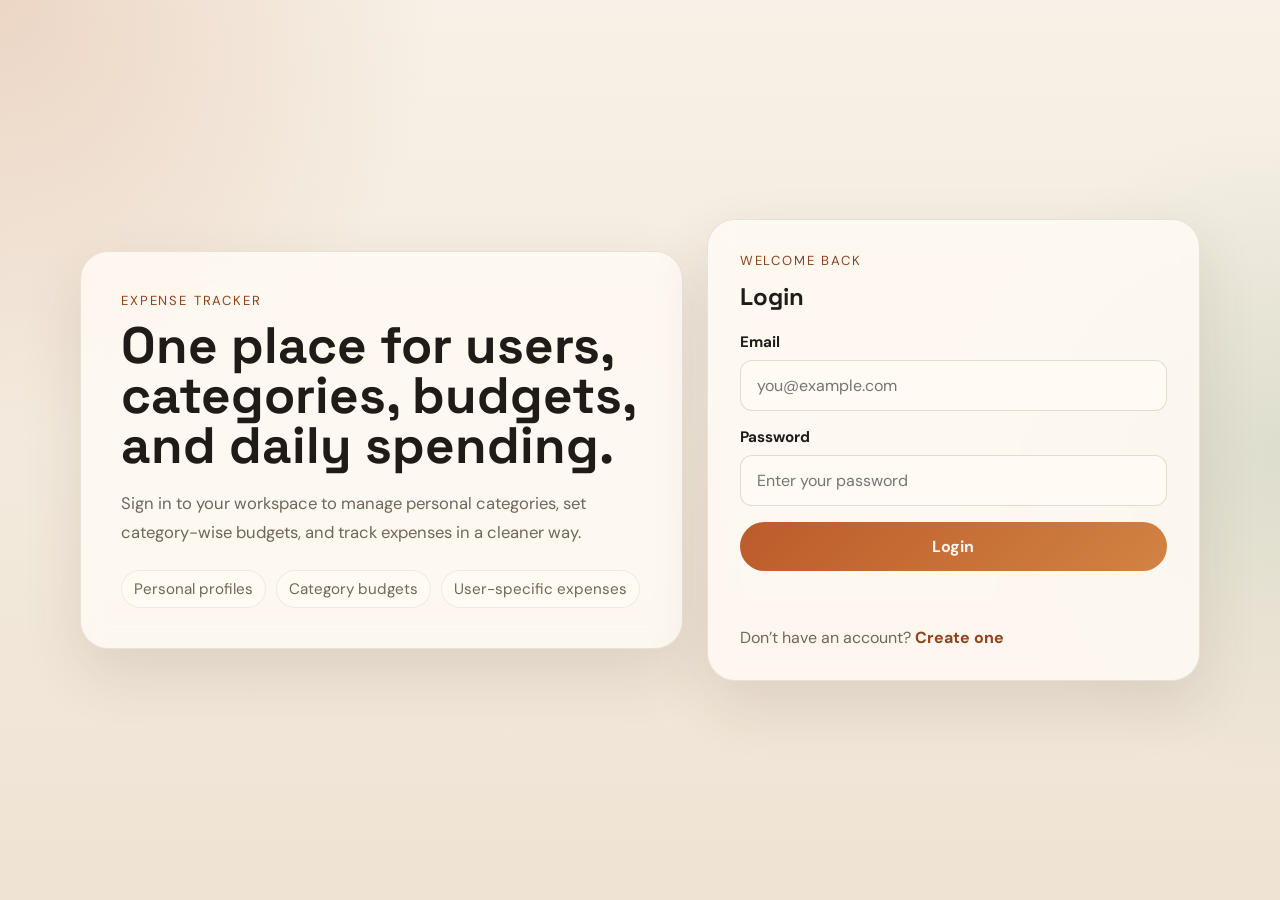
<file: target/classes/static/index.html>
<!DOCTYPE html>
<html lang="en">
<head>
    <meta charset="UTF-8">
    <meta name="viewport" content="width=device-width, initial-scale=1.0">
    <title>Expense Tracker | Login</title>
    <link rel="preconnect" href="https://fonts.googleapis.com">
    <link rel="preconnect" href="https://fonts.gstatic.com" crossorigin>
    <link href="https://fonts.googleapis.com/css2?family=DM+Sans:wght@400;500;700&family=Space+Grotesk:wght@500;700&display=swap" rel="stylesheet">
    <link rel="stylesheet" href="style.css">
</head>
<body class="auth-body">
    <div class="auth-shell">
        <section class="auth-hero">
            <p class="eyebrow">Expense Tracker</p>
            <h1>One place for users, categories, budgets, and daily spending.</h1>
            <p class="hero-text">
                Sign in to your workspace to manage personal categories, set category-wise budgets, and track expenses in a cleaner way.
            </p>
            <div class="feature-chips">
                <span>Personal profiles</span>
                <span>Category budgets</span>
                <span>User-specific expenses</span>
            </div>
        </section>

        <section class="auth-card">
            <div class="panel-heading">
                <p class="section-kicker">Welcome back</p>
                <h2>Login</h2>
            </div>

            <form id="loginForm" class="stack-form">
                <label class="field">
                    <span>Email</span>
                    <input type="email" id="loginEmail" placeholder="you@example.com" required>
                </label>

                <label class="field">
                    <span>Password</span>
                    <input type="password" id="loginPassword" placeholder="Enter your password" required>
                </label>

                <button type="submit" class="primary-btn" id="loginBtn">Login</button>
                <p class="form-message" id="loginMessage" aria-live="polite"></p>
            </form>

            <p class="auth-switch">
                Don’t have an account?
                <a href="register.html">Create one</a>
            </p>
        </section>
    </div>

    <script src="auth.js"></script>
</body>
</html>
</file>
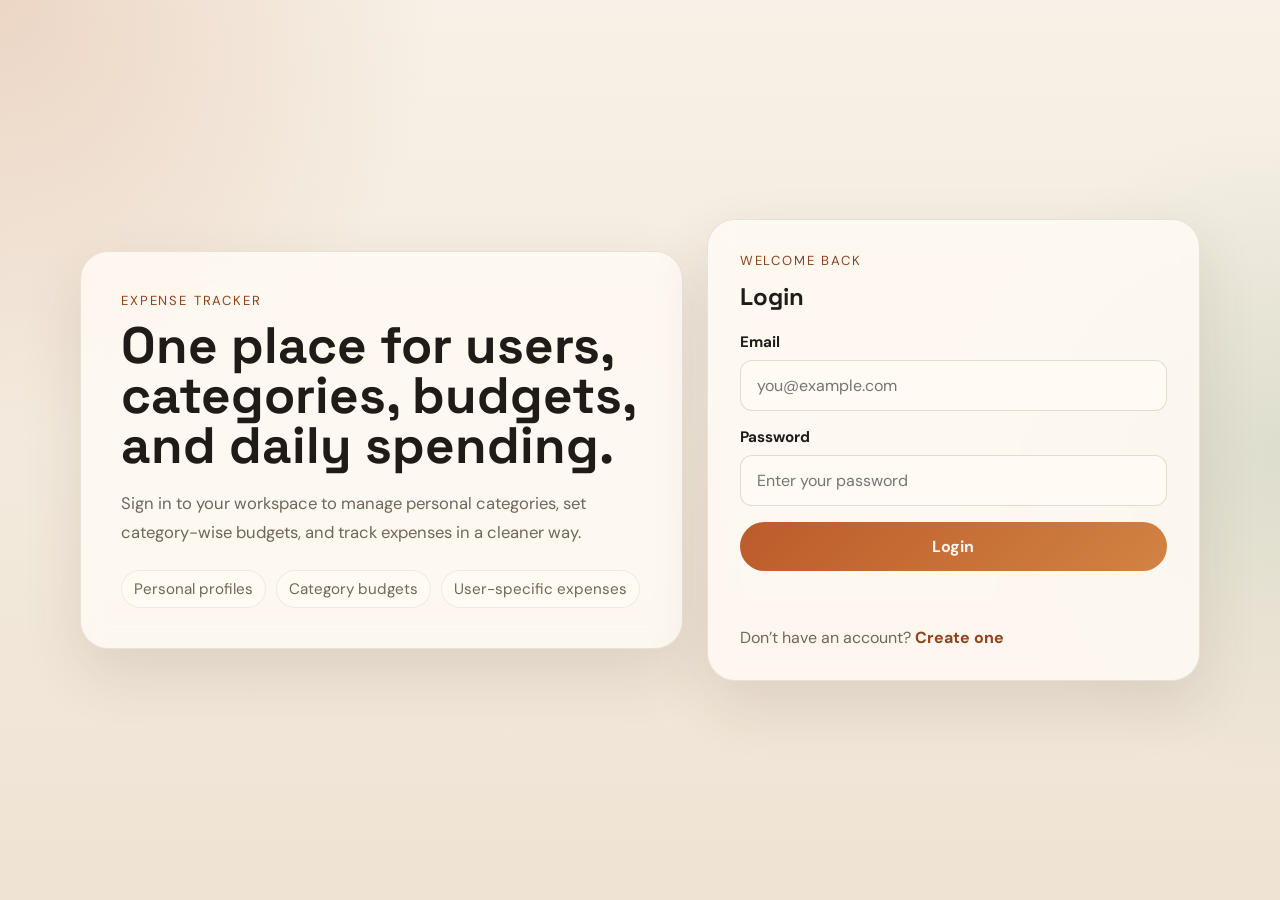
<file: target/classes/static/dashboard.html>
<!DOCTYPE html>
<html lang="en">
<head>
    <meta charset="UTF-8">
    <meta name="viewport" content="width=device-width, initial-scale=1.0">
    <title>Expense Tracker | Dashboard</title>
    <link rel="preconnect" href="https://fonts.googleapis.com">
    <link rel="preconnect" href="https://fonts.gstatic.com" crossorigin>
    <link href="https://fonts.googleapis.com/css2?family=DM+Sans:wght@400;500;700&family=Space+Grotesk:wght@500;700&display=swap" rel="stylesheet">
    <link rel="stylesheet" href="style.css">
</head>
<body>
    <div class="page-shell">
        <header class="topbar">
            <div>
                <p class="eyebrow">Your workspace</p>
                <h1 class="page-title">Expense dashboard</h1>
                <p class="hero-text compact" id="profileText">Loading profile...</p>
            </div>
            <div class="topbar-actions">
                <button type="button" class="ghost-btn" id="logoutBtn">Logout</button>
                <button type="button" class="danger-btn" id="deleteUserBtn">Delete Account</button>
            </div>
        </header>
        <p class="form-message account-message" id="accountMessage" aria-live="polite"></p>

        <main class="dashboard-grid">
            <section class="panel wide-panel">
                <div class="panel-heading">
                    <p class="section-kicker">Overview</p>
                    <h2>Summary</h2>
                </div>
                <div class="stats-grid three-up">
                    <article class="stat-card">
                        <span class="stat-label">Total spent</span>
                        <strong class="stat-value" id="totalSpent">Rs. 0.00</strong>
                    </article>
                    <article class="stat-card">
                        <span class="stat-label">Categories</span>
                        <strong class="stat-value" id="categoryCount">0</strong>
                    </article>
                    <article class="stat-card">
                        <span class="stat-label">Budgets</span>
                        <strong class="stat-value" id="budgetCount">0</strong>
                    </article>
                </div>
            </section>

            <section class="panel">
                <div class="panel-heading">
                    <p class="section-kicker">Categories</p>
                    <h2>Create category</h2>
                </div>
                <form id="categoryForm" class="stack-form">
                    <label class="field">
                        <span>Name</span>
                        <input type="text" id="categoryName" placeholder="e.g. Food, Travel, Rent" required>
                    </label>
                    <button type="submit" class="primary-btn" id="categoryBtn">Add Category</button>
                    <p class="form-message" id="categoryMessage" aria-live="polite"></p>
                </form>
            </section>

            <section class="panel">
                <div class="panel-heading">
                    <p class="section-kicker">Budgets</p>
                    <h2>Edit budget limit</h2>
                </div>
                <form id="budgetForm" class="stack-form">
                    <label class="field">
                        <span>Category</span>
                        <select id="budgetCategory" required></select>
                    </label>
                    <label class="field">
                        <span>Limit amount</span>
                        <input type="number" id="budgetAmount" min="0" step="0.01" placeholder="e.g. 5000" required>
                    </label>
                    <button type="submit" class="primary-btn" id="budgetBtn">Save Limit</button>
                    <p class="form-message" id="budgetMessage" aria-live="polite"></p>
                </form>
            </section>

            <section class="panel wide-panel">
                <div class="panel-heading">
                    <p class="section-kicker">Expenses</p>
                    <h2>Add expense</h2>
                </div>
                <form id="expenseForm" class="expense-form three-columns">
                    <label class="field">
                        <span>Amount</span>
                        <input type="number" id="expenseAmount" min="0" step="0.01" placeholder="e.g. 350" required>
                    </label>
                    <label class="field">
                        <span>Date</span>
                        <input type="date" id="expenseDate" required>
                    </label>
                    <label class="field">
                        <span>Category</span>
                        <select id="expenseCategory" required></select>
                    </label>
                    <label class="field">
                        <span>Payment method</span>
                        <select id="expensePaymentMethod" required></select>
                    </label>
                    <button type="submit" class="primary-btn" id="expenseBtn">Add Expense</button>
                    <p class="form-message full-row" id="expenseMessage" aria-live="polite"></p>
                </form>
            </section>

            <section class="panel">
                <div class="panel-heading row">
                    <div>
                        <p class="section-kicker">Your categories</p>
                        <h2>Category list</h2>
                    </div>
                    <button type="button" class="ghost-btn" id="refreshCategoriesBtn">Refresh</button>
                </div>
                <div class="list-state" id="categoryState">Loading categories...</div>
                <ul class="item-list" id="categoryList"></ul>
            </section>

            <section class="panel">
                <div class="panel-heading row">
                    <div>
                        <p class="section-kicker">Your budgets</p>
                        <h2>Budget list</h2>
                    </div>
                    <button type="button" class="ghost-btn" id="refreshBudgetsBtn">Refresh</button>
                </div>
                <div class="list-state" id="budgetState">Loading budgets...</div>
                <ul class="item-list" id="budgetList"></ul>
            </section>

            <section class="panel wide-panel">
                <div class="panel-heading row">
                    <div>
                        <p class="section-kicker">Recent history</p>
                        <h2>Expenses</h2>
                    </div>
                    <button type="button" class="ghost-btn" id="refreshExpensesBtn">Refresh</button>
                </div>
                <div class="list-state" id="expenseState">Loading expenses...</div>
                <ul class="expense-list" id="expenseList"></ul>
            </section>
        </main>
    </div>

    <script src="dashboard.js"></script>
</body>
</html>
</file>
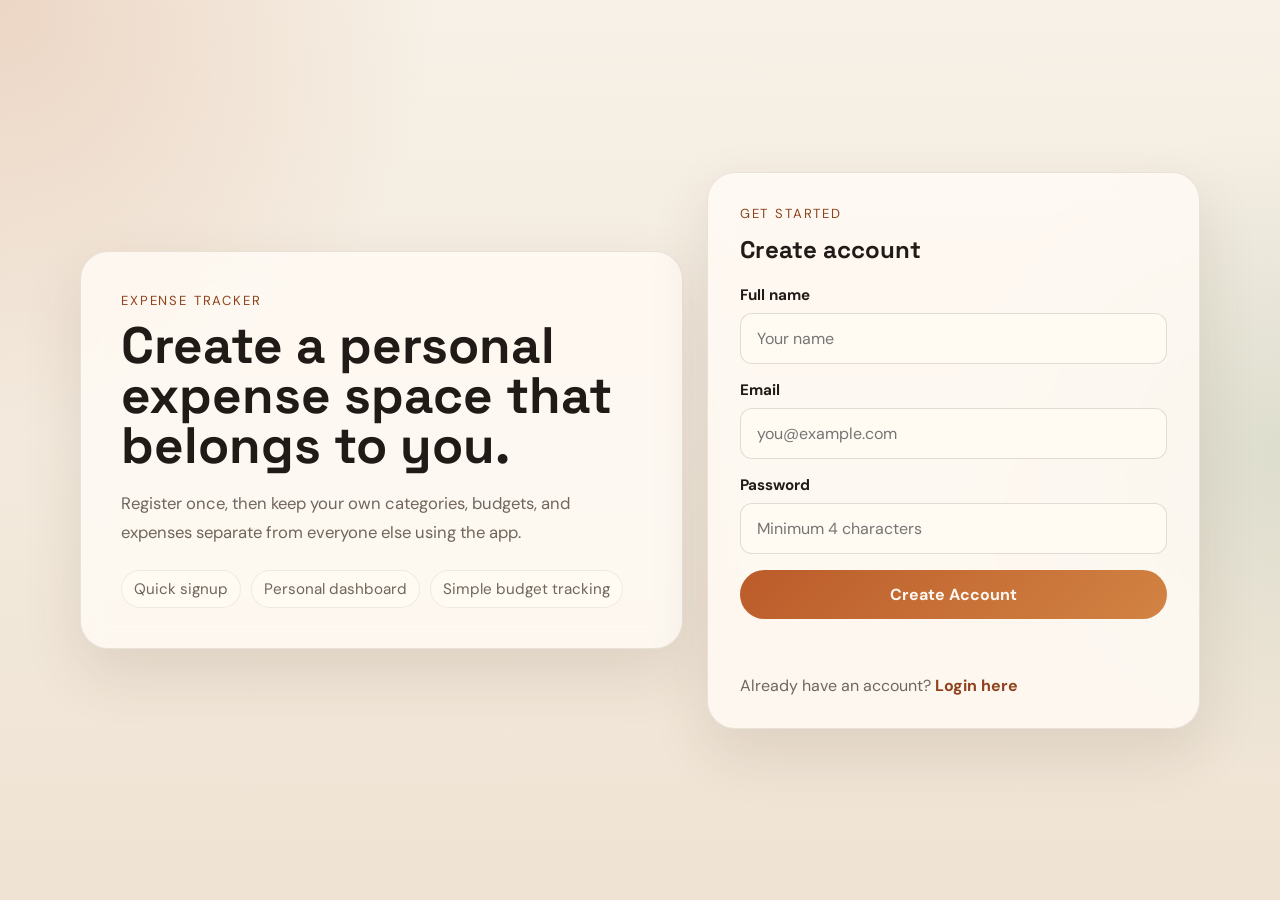
<file: target/classes/static/register.html>
<!DOCTYPE html>
<html lang="en">
<head>
    <meta charset="UTF-8">
    <meta name="viewport" content="width=device-width, initial-scale=1.0">
    <title>Expense Tracker | Register</title>
    <link rel="preconnect" href="https://fonts.googleapis.com">
    <link rel="preconnect" href="https://fonts.gstatic.com" crossorigin>
    <link href="https://fonts.googleapis.com/css2?family=DM+Sans:wght@400;500;700&family=Space+Grotesk:wght@500;700&display=swap" rel="stylesheet">
    <link rel="stylesheet" href="style.css">
</head>
<body class="auth-body">
    <div class="auth-shell">
        <section class="auth-hero">
            <p class="eyebrow">Expense Tracker</p>
            <h1>Create a personal expense space that belongs to you.</h1>
            <p class="hero-text">
                Register once, then keep your own categories, budgets, and expenses separate from everyone else using the app.
            </p>
            <div class="feature-chips">
                <span>Quick signup</span>
                <span>Personal dashboard</span>
                <span>Simple budget tracking</span>
            </div>
        </section>

        <section class="auth-card">
            <div class="panel-heading">
                <p class="section-kicker">Get started</p>
                <h2>Create account</h2>
            </div>

            <form id="registerForm" class="stack-form">
                <label class="field">
                    <span>Full name</span>
                    <input type="text" id="registerName" placeholder="Your name" required>
                </label>

                <label class="field">
                    <span>Email</span>
                    <input type="email" id="registerEmail" placeholder="you@example.com" required>
                </label>

                <label class="field">
                    <span>Password</span>
                    <input type="password" id="registerPassword" placeholder="Minimum 4 characters" required>
                </label>

                <button type="submit" class="primary-btn" id="registerBtn">Create Account</button>
                <p class="form-message" id="registerMessage" aria-live="polite"></p>
            </form>

            <p class="auth-switch">
                Already have an account?
                <a href="index.html">Login here</a>
            </p>
        </section>
    </div>

    <script src="auth.js"></script>
</body>
</html>
</file>
<file: target/classes/static/style.css>
:root {
    --surface: rgba(255, 251, 245, 0.84);
    --surface-strong: #fffaf2;
    --text: #211b18;
    --muted: #70665c;
    --border: rgba(80, 57, 40, 0.12);
    --accent: #bb5b2a;
    --accent-dark: #8f431d;
    --accent-soft: rgba(187, 91, 42, 0.1);
    --success: #216c45;
    --danger: #b03d2d;
    --shadow: 0 24px 60px rgba(73, 48, 33, 0.12);
    --radius-lg: 28px;
    --radius-md: 18px;
    --radius-sm: 12px;
}

* {
    box-sizing: border-box;
}

body {
    margin: 0;
    min-height: 100vh;
    font-family: "DM Sans", sans-serif;
    color: var(--text);
    background:
        radial-gradient(circle at top left, rgba(187, 91, 42, 0.18), transparent 28%),
        radial-gradient(circle at right, rgba(89, 146, 115, 0.14), transparent 24%),
        linear-gradient(180deg, #f7f1e7 0%, #efe3d3 100%);
}

button,
input,
select {
    font: inherit;
}

.auth-body {
    display: grid;
    place-items: center;
    padding: 24px;
}

.auth-shell,
.page-shell {
    width: min(1120px, calc(100% - 32px));
    margin: 0 auto;
}

.auth-shell {
    display: grid;
    grid-template-columns: 1.1fr 0.9fr;
    gap: 24px;
    align-items: center;
}

.auth-hero,
.auth-card,
.panel,
.topbar {
    background: var(--surface);
    backdrop-filter: blur(12px);
    border: 1px solid var(--border);
    box-shadow: var(--shadow);
    border-radius: var(--radius-lg);
}

.auth-hero {
    padding: 40px;
}

.auth-card {
    padding: 32px;
}

.eyebrow,
.section-kicker {
    margin: 0 0 12px;
    text-transform: uppercase;
    letter-spacing: 0.14em;
    color: var(--accent-dark);
    font-size: 0.82rem;
}

h1,
h2,
.page-title {
    margin: 0;
    font-family: "Space Grotesk", sans-serif;
}

.auth-hero h1,
.page-title {
    font-size: clamp(2.1rem, 4vw, 4.4rem);
    line-height: 0.98;
}

.hero-text {
    margin: 18px 0 0;
    color: var(--muted);
    line-height: 1.7;
    font-size: 1.04rem;
}

.hero-text.compact {
    margin-top: 10px;
}

.feature-chips {
    display: flex;
    flex-wrap: wrap;
    gap: 10px;
    margin-top: 24px;
}

.feature-chips span,
.item-metrics span {
    display: inline-flex;
    align-items: center;
    padding: 8px 12px;
    border-radius: 999px;
    background: rgba(255, 250, 242, 0.88);
    border: 1px solid rgba(80, 57, 40, 0.08);
    color: var(--muted);
    font-size: 0.95rem;
}

.panel-heading {
    margin-bottom: 20px;
}

.panel-heading.row,
.topbar {
    display: flex;
    align-items: center;
    justify-content: space-between;
    gap: 16px;
}

.topbar-actions {
    display: flex;
    align-items: center;
    gap: 12px;
}

.topbar {
    padding: 26px 28px;
    margin: 32px 0 24px;
}

.page-shell {
    padding-bottom: 36px;
}

.dashboard-grid {
    display: grid;
    grid-template-columns: repeat(2, minmax(0, 1fr));
    gap: 24px;
}

.panel {
    padding: 28px;
}

.wide-panel {
    grid-column: 1 / -1;
}

.stack-form,
.expense-form {
    display: grid;
    gap: 16px;
}

.expense-form.three-columns {
    grid-template-columns: repeat(3, minmax(0, 1fr));
    align-items: end;
}

.field {
    display: grid;
    gap: 8px;
}

.field span {
    font-weight: 700;
    font-size: 0.95rem;
}

.field input,
.field select {
    width: 100%;
    padding: 14px 16px;
    border: 1px solid rgba(80, 57, 40, 0.16);
    border-radius: var(--radius-sm);
    background: var(--surface-strong);
    color: var(--text);
    outline: none;
    transition: border-color 180ms ease, transform 180ms ease, box-shadow 180ms ease;
}

.field input:focus,
.field select:focus {
    border-color: var(--accent);
    box-shadow: 0 0 0 4px rgba(187, 91, 42, 0.14);
    transform: translateY(-1px);
}

.primary-btn,
.ghost-btn,
.danger-btn {
    border: none;
    border-radius: 999px;
    cursor: pointer;
    transition: transform 180ms ease, opacity 180ms ease;
}

.primary-btn {
    padding: 14px 20px;
    background: linear-gradient(135deg, var(--accent) 0%, #d28343 100%);
    color: #fff8f2;
    font-weight: 700;
}

.ghost-btn {
    padding: 10px 16px;
    background: var(--accent-soft);
    color: var(--accent-dark);
    font-weight: 700;
}

.danger-btn {
    padding: 10px 16px;
    background: rgba(176, 61, 45, 0.12);
    color: var(--danger);
    font-weight: 700;
}

.primary-btn:hover,
.ghost-btn:hover,
.danger-btn:hover {
    transform: translateY(-1px);
}

.primary-btn:disabled,
.ghost-btn:disabled,
.danger-btn:disabled {
    cursor: wait;
    opacity: 0.8;
    transform: none;
}

.form-message {
    min-height: 22px;
    margin: 0;
    color: var(--muted);
}

.form-message.success,
.ok-text {
    color: var(--success);
}

.form-message.error,
.danger-text {
    color: var(--danger);
}

.auth-switch {
    margin: 18px 0 0;
    color: var(--muted);
}

.auth-switch a {
    color: var(--accent-dark);
    font-weight: 700;
    text-decoration: none;
}

.stats-grid {
    display: grid;
    gap: 14px;
}

.stats-grid.three-up {
    grid-template-columns: repeat(3, minmax(0, 1fr));
}

.stat-card,
.item-card,
.expense-item {
    border: 1px solid rgba(80, 57, 40, 0.08);
    border-radius: var(--radius-md);
    background: rgba(255, 250, 242, 0.92);
}

.stat-card {
    padding: 18px;
}

.stat-label {
    display: block;
    margin-bottom: 8px;
    color: var(--muted);
}

.stat-value {
    font-family: "Space Grotesk", sans-serif;
    font-size: 1.4rem;
}

.item-list,
.expense-list {
    list-style: none;
    margin: 0;
    padding: 0;
    display: grid;
    gap: 14px;
}

.item-card,
.expense-item {
    display: flex;
    align-items: center;
    justify-content: space-between;
    gap: 14px;
    padding: 18px 20px;
}

.item-title,
.expense-title {
    margin: 0 0 4px;
    font-weight: 700;
    font-size: 1.04rem;
}

.item-subtitle,
.expense-subtitle,
.expense-date,
.list-state {
    margin: 0;
    color: var(--muted);
}

.item-metrics {
    display: flex;
    flex-wrap: wrap;
    gap: 8px;
    justify-content: flex-end;
}

.list-state {
    padding: 12px 0 2px;
}

.full-row {
    grid-column: 1 / -1;
}

.account-message {
    margin: -8px 0 18px;
    padding: 0 4px;
}

@media (max-width: 960px) {
    .auth-shell,
    .dashboard-grid,
    .expense-form.three-columns,
    .stats-grid.three-up {
        grid-template-columns: 1fr;
    }
}

@media (max-width: 640px) {
    .auth-shell,
    .page-shell {
        width: min(100% - 20px, 1120px);
    }

    .auth-hero,
    .auth-card,
    .panel,
    .topbar {
        padding: 22px;
        border-radius: 22px;
    }

    .topbar,
    .panel-heading.row,
    .item-card,
    .expense-item {
        flex-direction: column;
        align-items: flex-start;
    }

    .topbar-actions {
        width: 100%;
        flex-direction: column;
        align-items: stretch;
    }

    .primary-btn,
    .ghost-btn,
    .danger-btn {
        width: 100%;
    }
}
</file>
